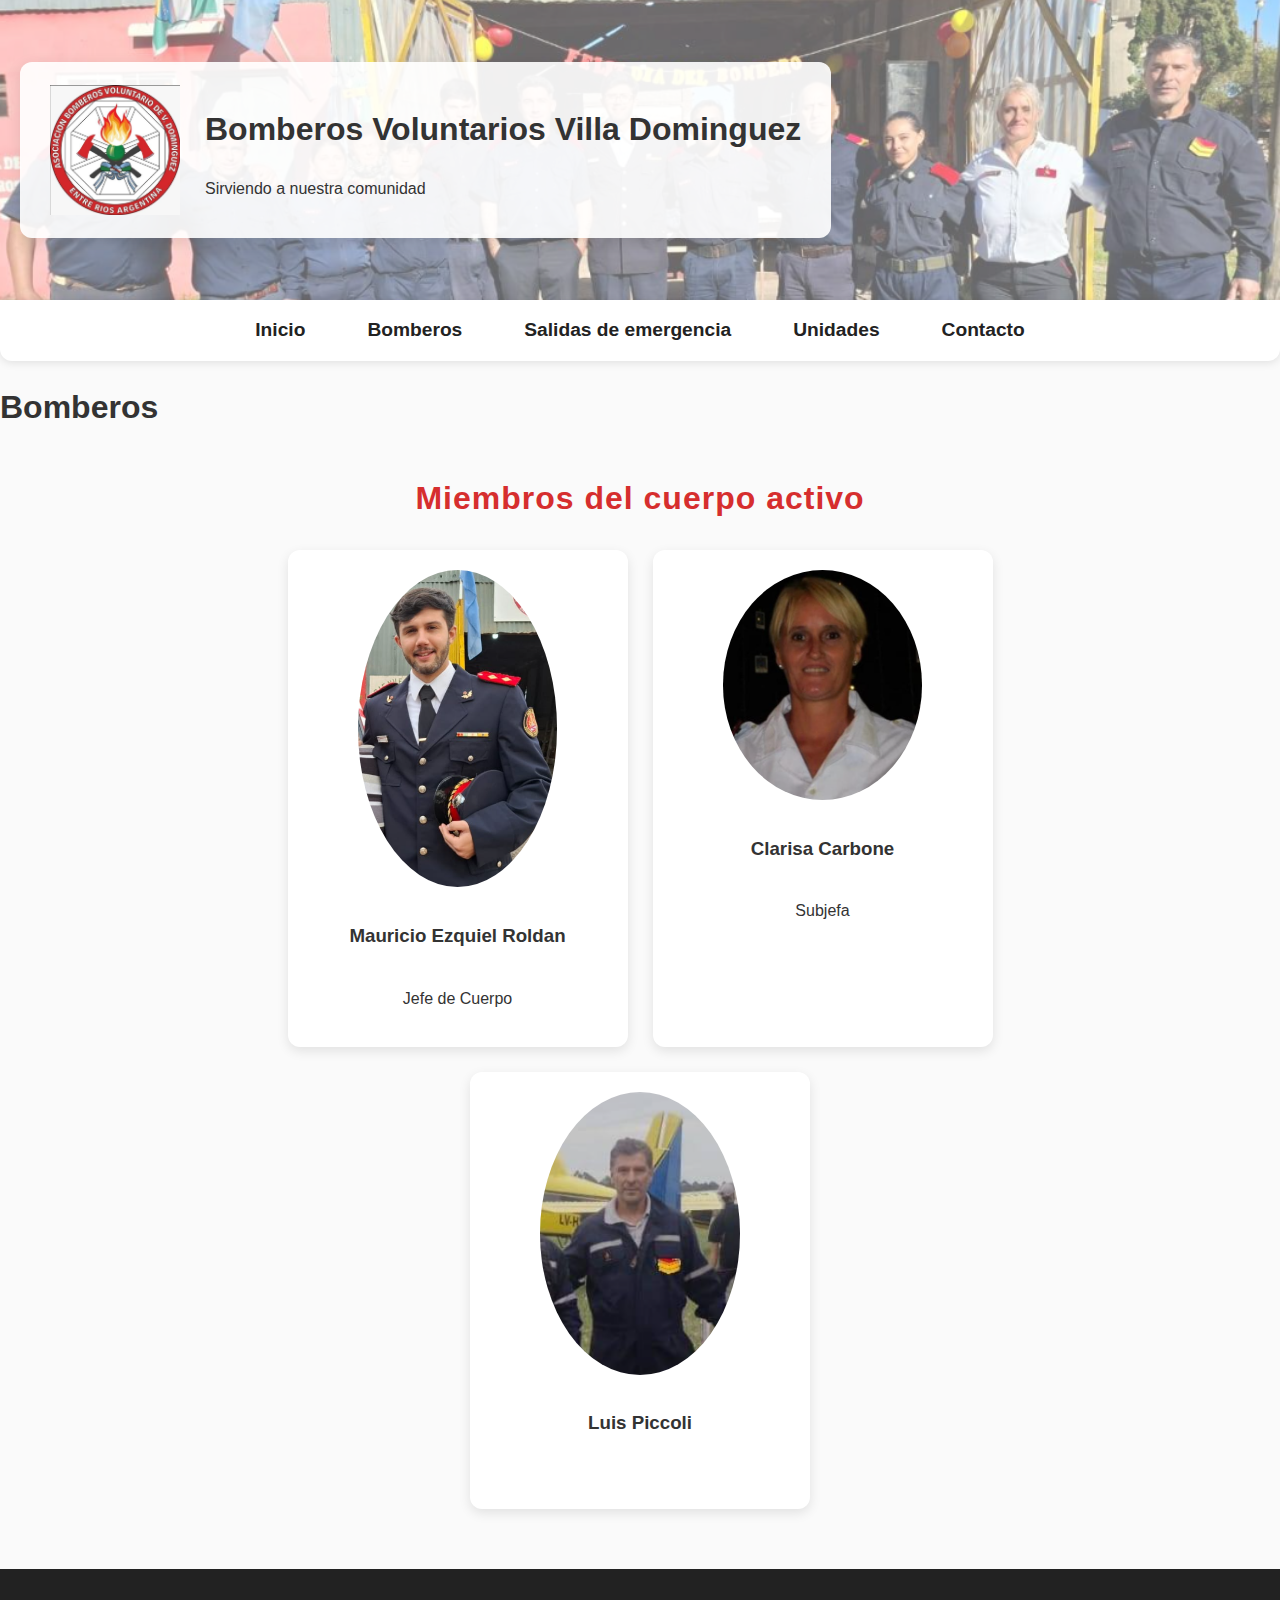
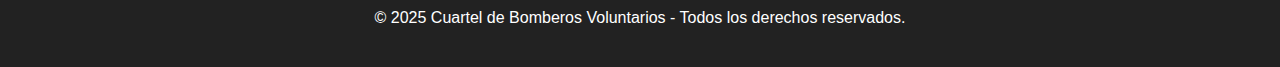
<file: pages/bomberos.html>
<!DOCTYPE html>
<html lang="en">
<head>
<head>
  <meta charset="UTF-8" />
  <meta name="viewport" content="width=device-width, initial-scale=1" />
  <title>Bomberos Voluntarios Villa Domínguez | Miembros del Cuerpo</title>
  <meta name="description" content="Conocé al cuerpo activo del Cuartel de Bomberos Voluntarios de Villa Domínguez: jefes, subjefes y miembros comprometidos con la comunidad.">
  <meta name="keywords" content="bomberos, voluntarios, Villa Domínguez, cuerpo activo, jefes, comunidad">
  <meta name="robots" content="index, follow">

  <meta property="og:title" content="Bomberos Voluntarios Villa Domínguez | Miembros del Cuerpo">
  <meta property="og:description" content="Conocé al cuerpo activo del Cuartel de Bomberos Voluntarios de Villa Domínguez: jefes, subjefes y miembros comprometidos con la comunidad.">
  <meta property="og:image" content="../imagenes/Captura de pantalla 2025-07-16 201425.png">
  <meta property="og:url" content="https://tu-sitio.com/pages/bomberos.html">
  <meta property="og:type" content="website">

  <link rel="stylesheet" href="../Estilos/style.css" />
</head>
</head>
<body class="bomberos">

  <header>
    <div class="header-content">
      <img src="../imagenes/Captura de pantalla 2025-07-16 201425.png" alt="Logo Bomberos" class="logo" />
      <div class="text-content">
        <h1>Bomberos Voluntarios Villa Dominguez</h1>
        <p>Sirviendo a nuestra comunidad</p>
      </div>
  </header>

  <nav>
    <ul>
      <li><a href="../index.html">Inicio</a></li>
      <li><a href="./bomberos.html">Bomberos</a></li>
      <li><a href="./Salidas-de-emergencia.html">Salidas de emergencia</a></li>
      <li><a href="./unidades.html">Unidades</a></li>
      <li><a href="./contacto.html">Contacto</a></li>
    </ul>
  </nav>

  <h1>Bomberos</h1>

  <main>
    <h2>Miembros del cuerpo activo</h2>

    <section class="miembros">
      <div class="bombero">
        <img src="../imagenes/mauri.png" alt="Bombero 1" />
        <h3>Mauricio Ezquiel Roldan</h3>
        <p>Jefe de Cuerpo</p>
      </div>
      <div class="bombero">
        <img src="../imagenes/clari.png" alt="Bombero 2" />
        <h3>Clarisa Carbone</h3>
        <p>Subjefa</p>
      </div>
      <div class="bombero">
        <img src="../imagenes/piccoli.png" alt="Bombero 3" />
        <h3>Luis Piccoli</h3>
        <p></p>
      </div>
    </section>
  </main>

</body>
</html>
<footer>
    <p>&copy; 2025 Cuartel de Bomberos Voluntarios - Todos los derechos reservados.</p>
  </footer>

  </main>  
</body>
</html>
</file>
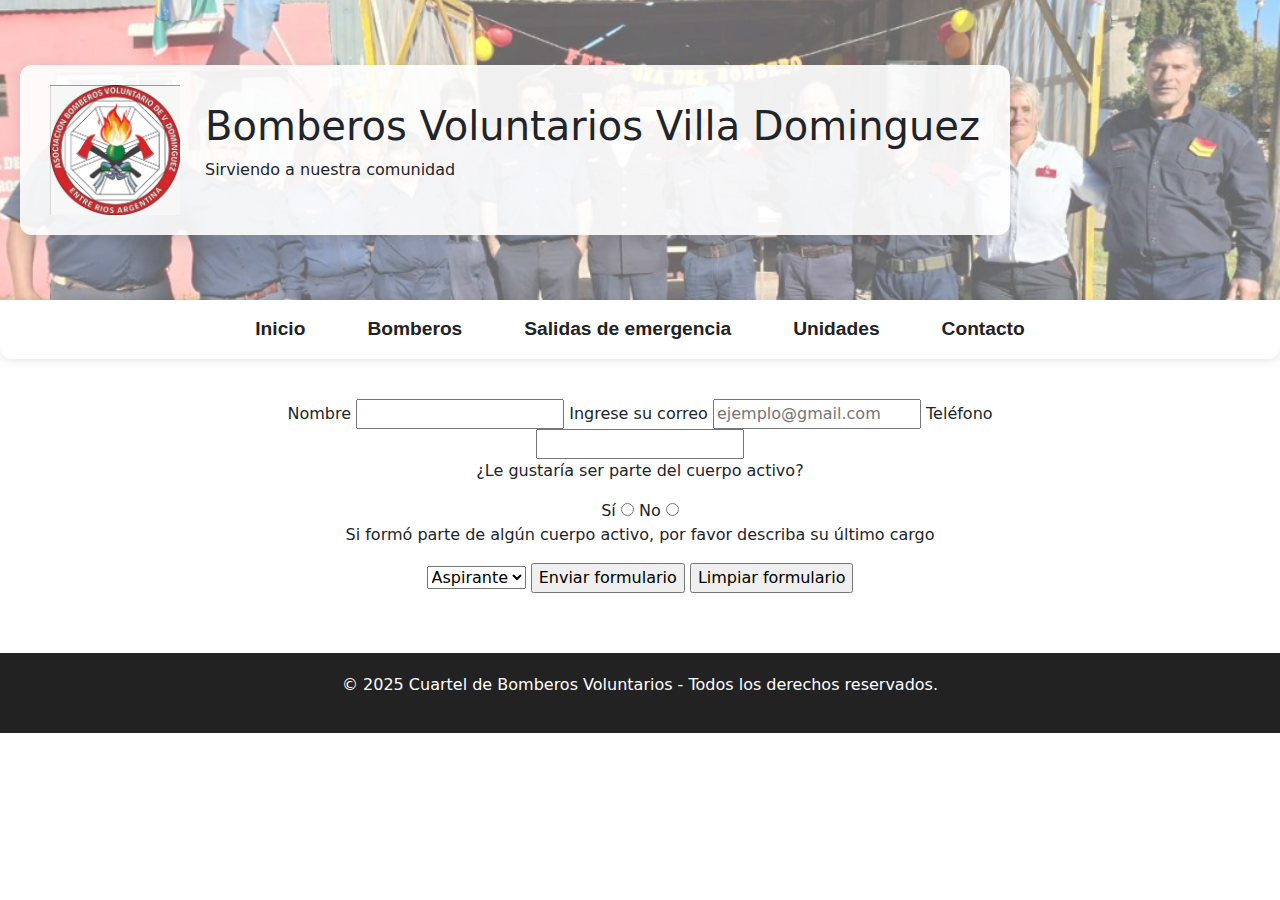
<file: pages/contacto.html>
<!DOCTYPE html>
<html lang="es">
<head>
    <meta charset="UTF-8">
    <meta name="viewport" content="width=device-width, initial-scale=1.0">
    <title>Unidades</title>
    <link rel="stylesheet" href="../Estilos/style.css">
   
    <link href="https://cdn.jsdelivr.net/npm/bootstrap@5.3.3/dist/css/bootstrap.min.css" rel="stylesheet">
</head>
<body>
  
  <header>
    <div class="header-content">
      <img src="../imagenes/Captura de pantalla 2025-07-16 201425.png" alt="Logo Bomberos" class="logo">
      <div class="text-content">
        <h1>Bomberos Voluntarios Villa Dominguez</h1>
        <p>Sirviendo a nuestra comunidad</p>
      </div>
    </div>
  </header>
      </div>
  <nav>
    <ul>
      <li><a href="../index.html">Inicio</a></li>
      <li><a href="./bomberos.html">Bomberos</a></li>
      <li><a href="./Salidas-de-emergencia.html">Salidas de emergencia</a></li>
      <li><a href="./unidades.html">Unidades</a></li>
      <li><a href="./contacto.html">Contacto</a></li>
    </ul>
  </nav>

    </div>
  </header>

  <main>
    <form action="" method="post">
      <label for="nombre">Nombre</label>
      <input type="text" id="nombre" name="nombre" required />

      <label for="email">Ingrese su correo</label>
      <input type="email" id="email" name="correo" placeholder="ejemplo@gmail.com" required />

      <label for="numero">Teléfono</label>
      <input type="tel" id="numero" name="telefono" required />

      <p>¿Le gustaría ser parte del cuerpo activo?</p>
      <label for="si">Sí</label>
      <input type="radio" id="si" name="gustaria" value="si" required />
      <label for="no">No</label>
      <input type="radio" id="no" name="gustaria" value="no" />

      <p>Si formó parte de algún cuerpo activo, por favor describa su último cargo</p>
      <select name="cuerpo" id="cuerpo">
        <option value="aspirante">Aspirante</option>
        <option value="bombero">Bombero</option>
        <option value="sargento">Sargento</option>
      </select>

      <input type="submit" value="Enviar formulario" />
      <input type="reset" value="Limpiar formulario" />
    </form>
  </main>
  <footer>
    <p>&copy; 2025 Cuartel de Bomberos Voluntarios - Todos los derechos reservados.</p>
  </footer>
</body>
</html>
</file>
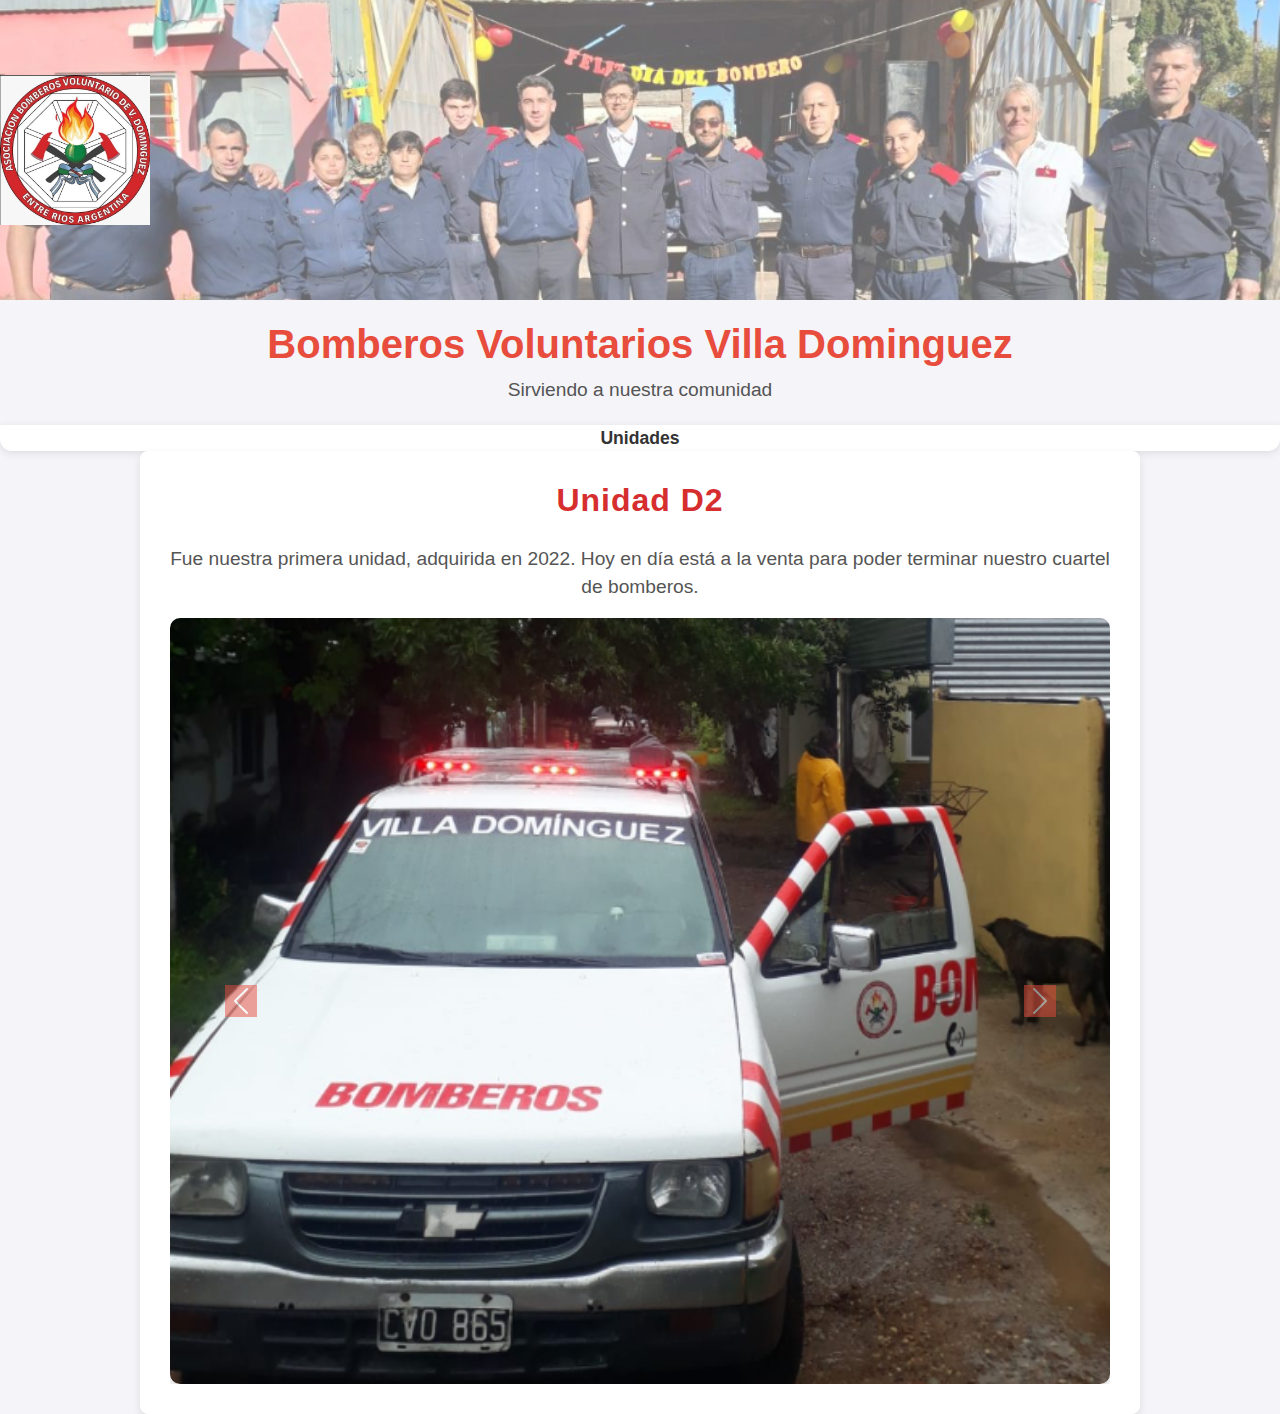
<file: pages/d2.html>
<html lang="es">
<head>
  <meta charset="UTF-8" />
  <meta name="viewport" content="width=device-width, initial-scale=1" />
  <title>Unidad D2 - Bomberos Voluntarios</title>
  <link rel="stylesheet" href="../Estilos/style.css" />
  <!-- Incluyendo Bootstrap CSS -->
  <link href="https://cdn.jsdelivr.net/npm/bootstrap@5.3.0/dist/css/bootstrap.min.css" rel="stylesheet">
  <style>
    /* Estilos personalizados */
    body {
      font-family: 'Arial', sans-serif;
      background-color: #f4f4f9;
      color: #333;
      margin: 0;
      padding: 0;
    }

    header {
      background-color: #343a40;
      padding: 10px 0;
      text-align: center;
    }

    .logo {
      width: 150px;
      height: auto;
    }

    h1 {
      text-align: center;
      color: #e74c3c;
      font-size: 2.5rem;
      margin-top: 20px;
    }

    p {
      text-align: center;
      font-size: 1.2rem;
      color: #555;
    }

    nav ul {
      text-align: center;
      list-style: none;
      padding: 0;
      margin-top: 20px;
    }

    nav ul li {
      display: inline;
      margin: 0 15px;
    }

    nav ul li a {
      text-decoration: none;
      color: #333;
      font-weight: bold;
      font-size: 1.1rem;
    }

    nav ul li a:hover {
      color: #e74c3c;
    }

    main {
      padding: 30px;
      max-width: 1000px;
      margin: 0 auto;
      background-color: #fff;
      border-radius: 8px;
      box-shadow: 0 4px 8px rgba(0, 0, 0, 0.1);
    }

    h2 {
      font-size: 2rem;
      color: #333;
      text-align: center;
      margin-bottom: 20px;
    }

    .carousel-item img {
      border-radius: 10px;
      box-shadow: 0 4px 8px rgba(0, 0, 0, 0.15);
    }

    .carousel-control-prev-icon, .carousel-control-next-icon {
      background-color: #e74c3c;
    }
  </style>
</head>
<body>
  <header>
    <a href="../index.html">
      <img class="logo" src="../imagenes/Captura de pantalla 2025-07-16 201425.png" alt="pantalla">
    </a>
  </header>

  <h1><strong>Bomberos Voluntarios Villa Dominguez</strong></h1>
  <p>Sirviendo a nuestra comunidad</p>

  <nav>
    <ul>
      <li><a href="./unidades.html">Unidades</a></li>
    </ul>
  </nav>

  <main>
    <h2>Unidad D2</h2>
    <p>Fue nuestra primera unidad, adquirida en 2022. Hoy en día está a la venta para poder terminar nuestro cuartel de bomberos.</p>

    <!-- Carrusel de Imágenes -->
    <div id="carouselExample" class="carousel slide" data-bs-ride="carousel">
      <div class="carousel-inner">
        <!-- Imagen 1 -->
        <div class="carousel-item active">
          <img src="../imagenes/d2-2 (1).png" class="d-block w-100" alt="Unidad D2 - 1">
        </div>
        <!-- Imagen 2 -->
        <div class="carousel-item">
          <img src="../imagenes/d2-2 (2).png" class="d-block w-100" alt="Unidad D2 - 2">
        </div>
        <!-- Imagen 3 -->
        <div class="carousel-item">
          <img src="../imagenes/d2-2 (3).png" class="d-block w-100" alt="Unidad D2 - 3">
        </div>
      </div>
      <!-- Controles de navegación (prev y next) -->
      <button class="carousel-control-prev" type="button" data-bs-target="#carouselExample" data-bs-slide="prev">
        <span class="carousel-control-prev-icon" aria-hidden="true"></span>
        <span class="visually-hidden">Previous</span>
      </button>
      <button class="carousel-control-next" type="button" data-bs-target="#carouselExample" data-bs-slide="next">
        <span class="carousel-control-next-icon" aria-hidden="true"></span>
        <span class="visually-hidden">Next</span>
      </button>
    </div>
  </main>

  <!-- Incluyendo Bootstrap JS -->
  <script src="https://cdn.jsdelivr.net/npm/bootstrap@5.3.0/dist/js/bootstrap.bundle.min.js"></script>
</body>
</html>
</file>
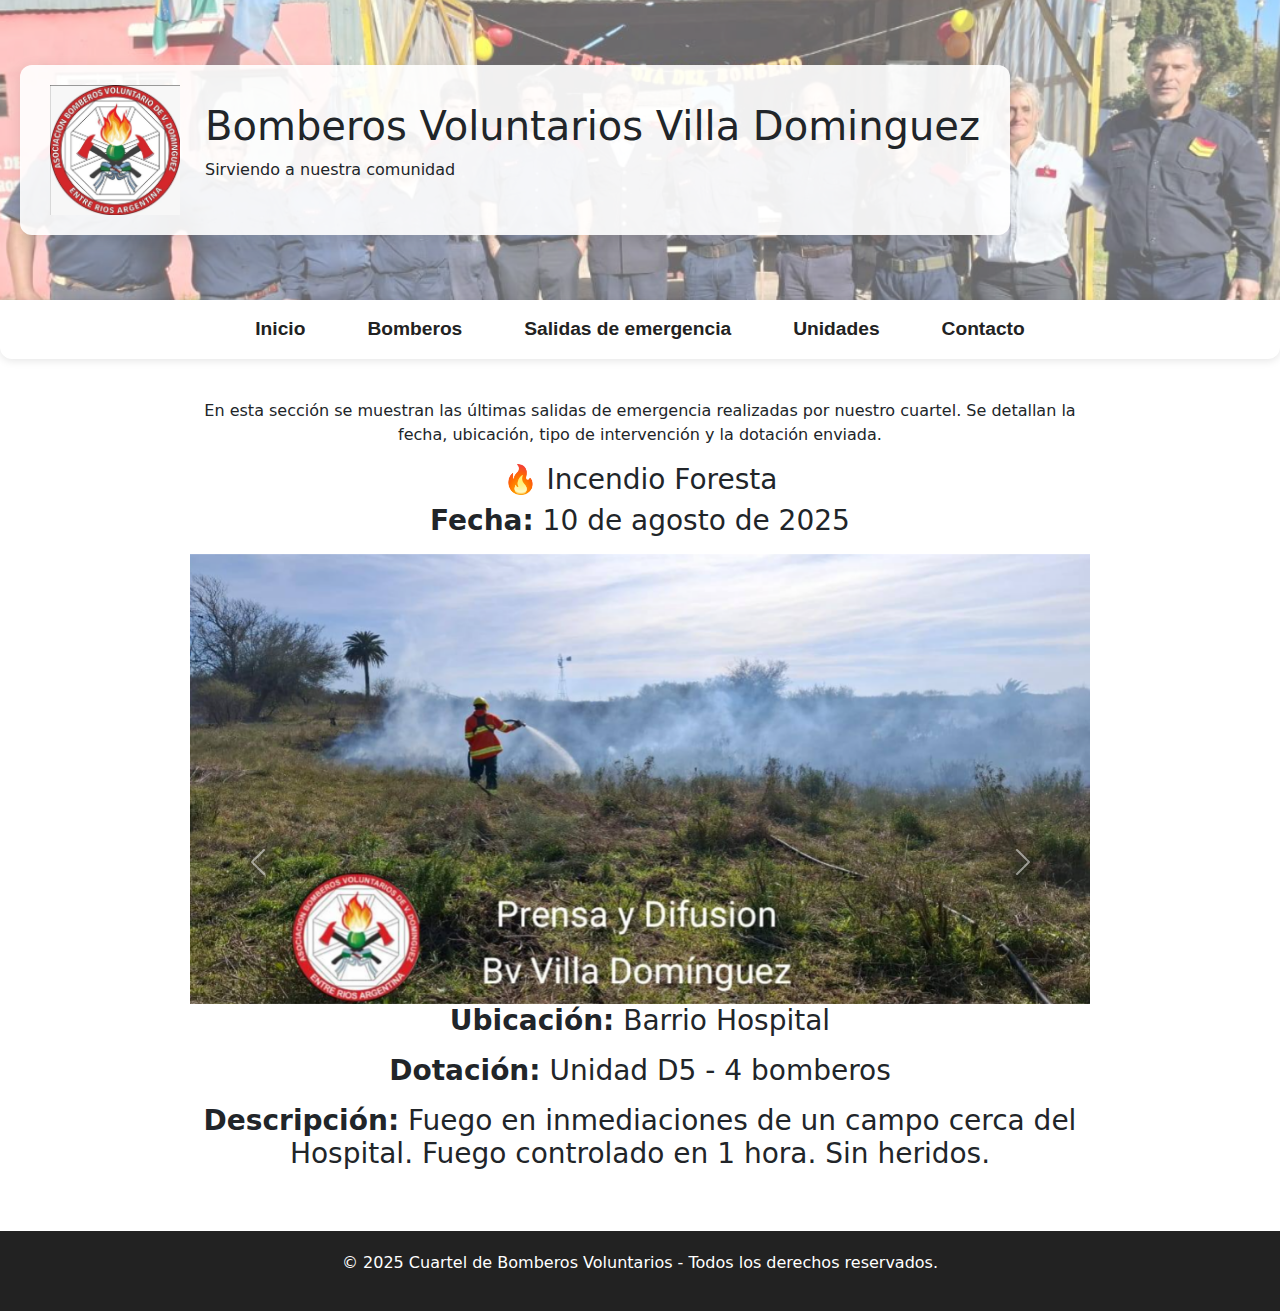
<file: pages/Salidas-de-emergencia.html>
<!DOCTYPE html>
<html lang="en">
<head>

  <meta charset="UTF-8">
  <meta name="viewport" content="width=device-width, initial-scale=1.0">
  <title>Salidas de Emergencia | Bomberos Voluntarios Villa Domínguez</title>
  <meta name="description" content="Últimas salidas de emergencia del Cuartel de Bomberos Voluntarios de Villa Domínguez. Información sobre intervenciones, fechas, ubicaciones y dotaciones.">
  <meta name="keywords" content="bomberos, voluntarios, Villa Domínguez, emergencias, incendios, intervenciones">
  <meta name="robots" content="index, follow">
  <meta property="og:title" content="Salidas de Emergencia | Bomberos Voluntarios Villa Domínguez">
  <meta property="og:description" content="Últimas salidas de emergencia del Cuartel de Bomberos Voluntarios de Villa Domínguez. Información sobre intervenciones, fechas, ubicaciones y dotaciones.">
  <meta property="og:image" content="../imagenes/Captura de pantalla 2025-07-16 201425.png">
  <meta property="og:url" content="https://tu-sitio.com/pages/Salidas-de-emergencia.html">
  <meta property="og:type" content="website">

  <link rel="stylesheet" href="../Estilos/style.css">
  <link href="https://cdn.jsdelivr.net/npm/bootstrap@5.3.3/dist/css/bootstrap.min.css" rel="stylesheet">
</head>
  <header>
    <div class="header-content">
      <img src="../imagenes/Captura de pantalla 2025-07-16 201425.png" alt="Logo Bomberos" class="logo" />
      <div class="text-content">
        <h1>Bomberos Voluntarios Villa Dominguez</h1>
        <p>Sirviendo a nuestra comunidad</p>
      </div>
    </div>
  </header>
  <nav>
    <ul>
      <li><a href="../index.html">Inicio</a></li>
      <li><a href="./bomberos.html">Bomberos</a></li>
      <li><a href="./Salidas-de-emergencia.html">Salidas de emergencia</a></li>
      <li><a href="./unidades.html">Unidades</a></li>
      <li><a href="./contacto.html">Contacto</a></li>
    </ul>
  </nav>

  <main>
    <section class="intro">
      <p>En esta sección se muestran las últimas salidas de emergencia realizadas por nuestro cuartel. Se detallan la fecha, ubicación, tipo de intervención y la dotación enviada.</p>
    </section>

    <section class="salidas">
      <div class="salida">
        <h3>🔥 Incendio Foresta <h3>
        <p><strong> Fecha:</strong> 10 de agosto de 2025</p>
        <div id="carouselSalidas" class="carousel slide" data-bs-ride="carousel">
    <div class="carousel-inner">
      <div class="carousel-item active">
        <img src="../imagenes/forestal1.png" class="d-block w-100" alt="forestal1">
      </div>
      <div class="carousel-item">
        <img src="../imagenes/forestal2.png" class="d-block w-100" alt="forestal2">
      </div>
    </div>
    <button class="carousel-control-prev" type="button" data-bs-target="#carouselSalidas" data-bs-slide="prev">
      <span class="carousel-control-prev-icon"></span>
    </button>
    <button class="carousel-control-next" type="button" data-bs-target="#carouselSalidas" data-bs-slide="next">
      <span class="carousel-control-next-icon"></span>
    </button>
        <p><strong> Ubicación:</strong> Barrio Hospital</p>
        <p><strong> Dotación:</strong> Unidad D5 - 4 bomberos</p>
        <p><strong> Descripción:</strong> Fuego en inmediaciones de un campo cerca del Hospital. Fuego controlado en 1 hora. Sin heridos.</p>
      </div>
    </section>
  </main>

  
  <footer>
    <p>&copy; 2025 Cuartel de Bomberos Voluntarios - Todos los derechos reservados.</p>
  </footer>
  <script src="https://cdn.jsdelivr.net/npm/bootstrap@5.3.3/dist/js/bootstrap.bundle.min.js"></script>
</body>
</html>
</file>
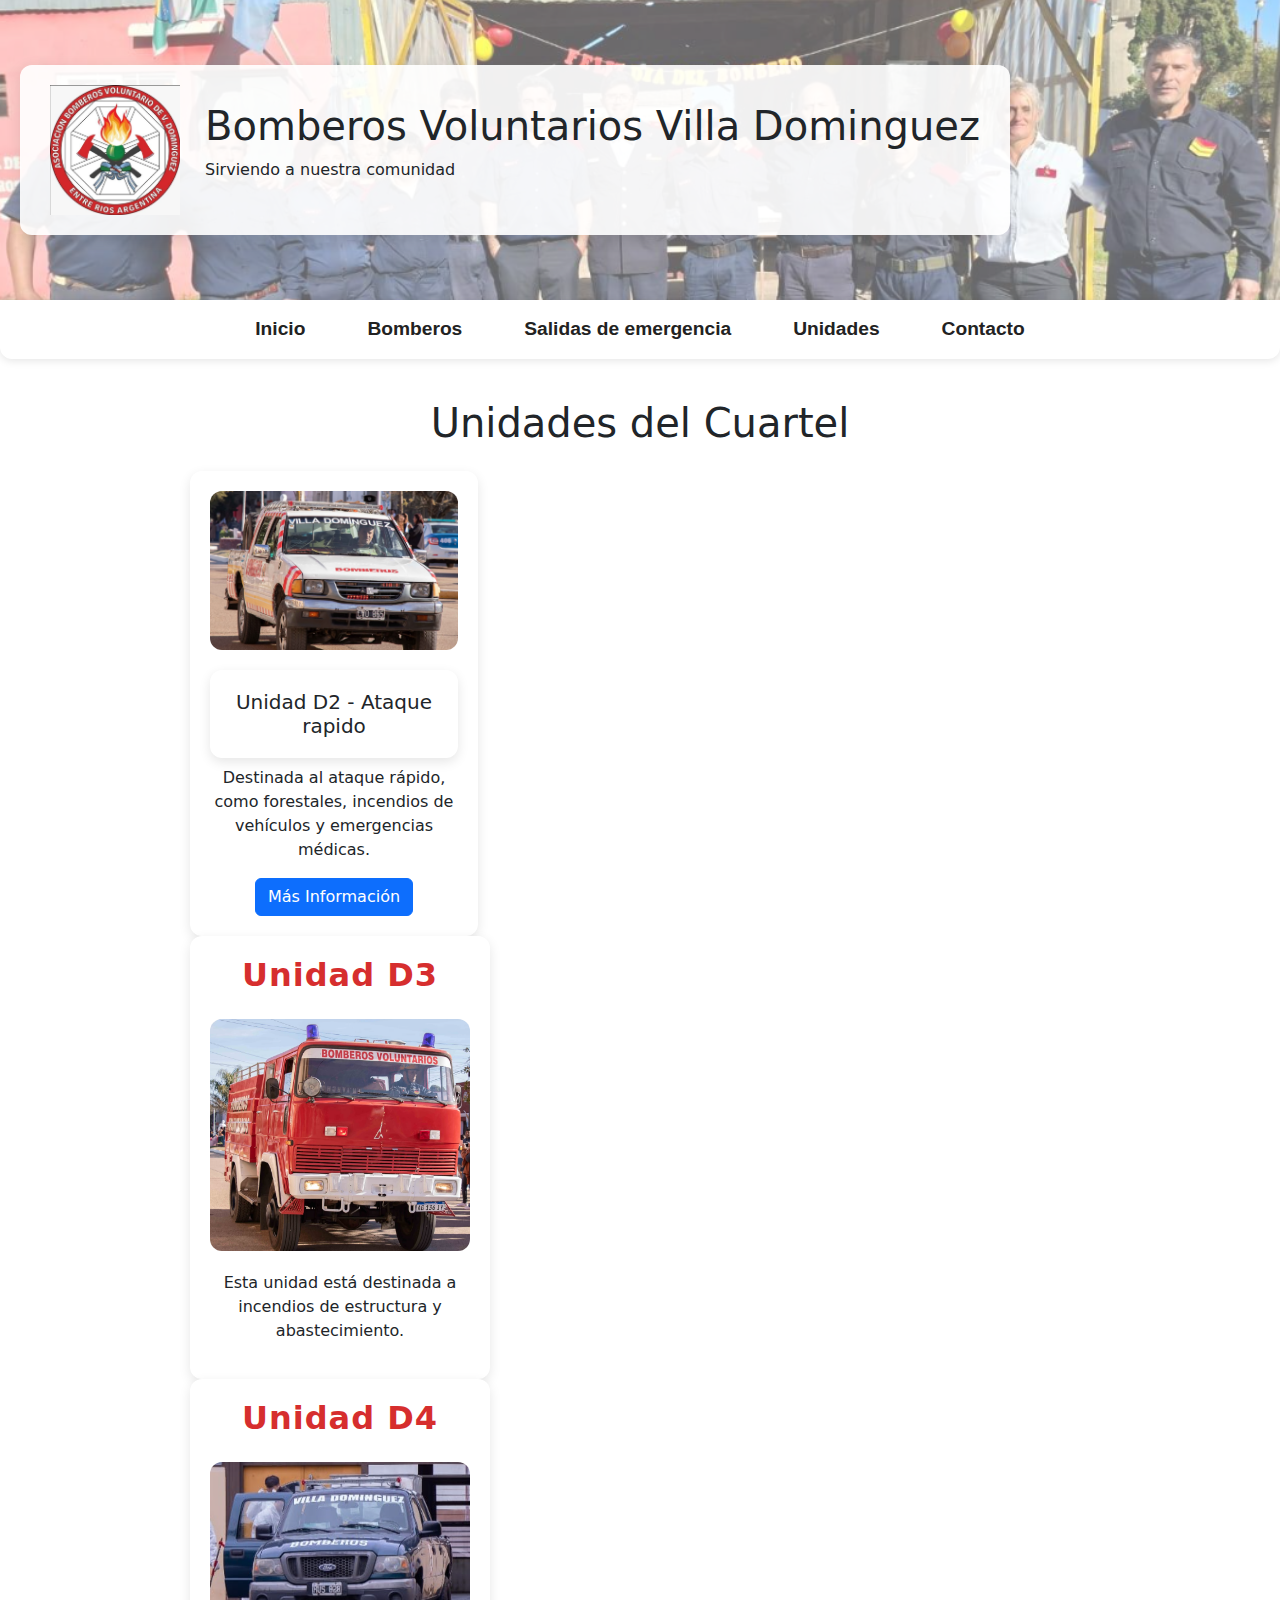
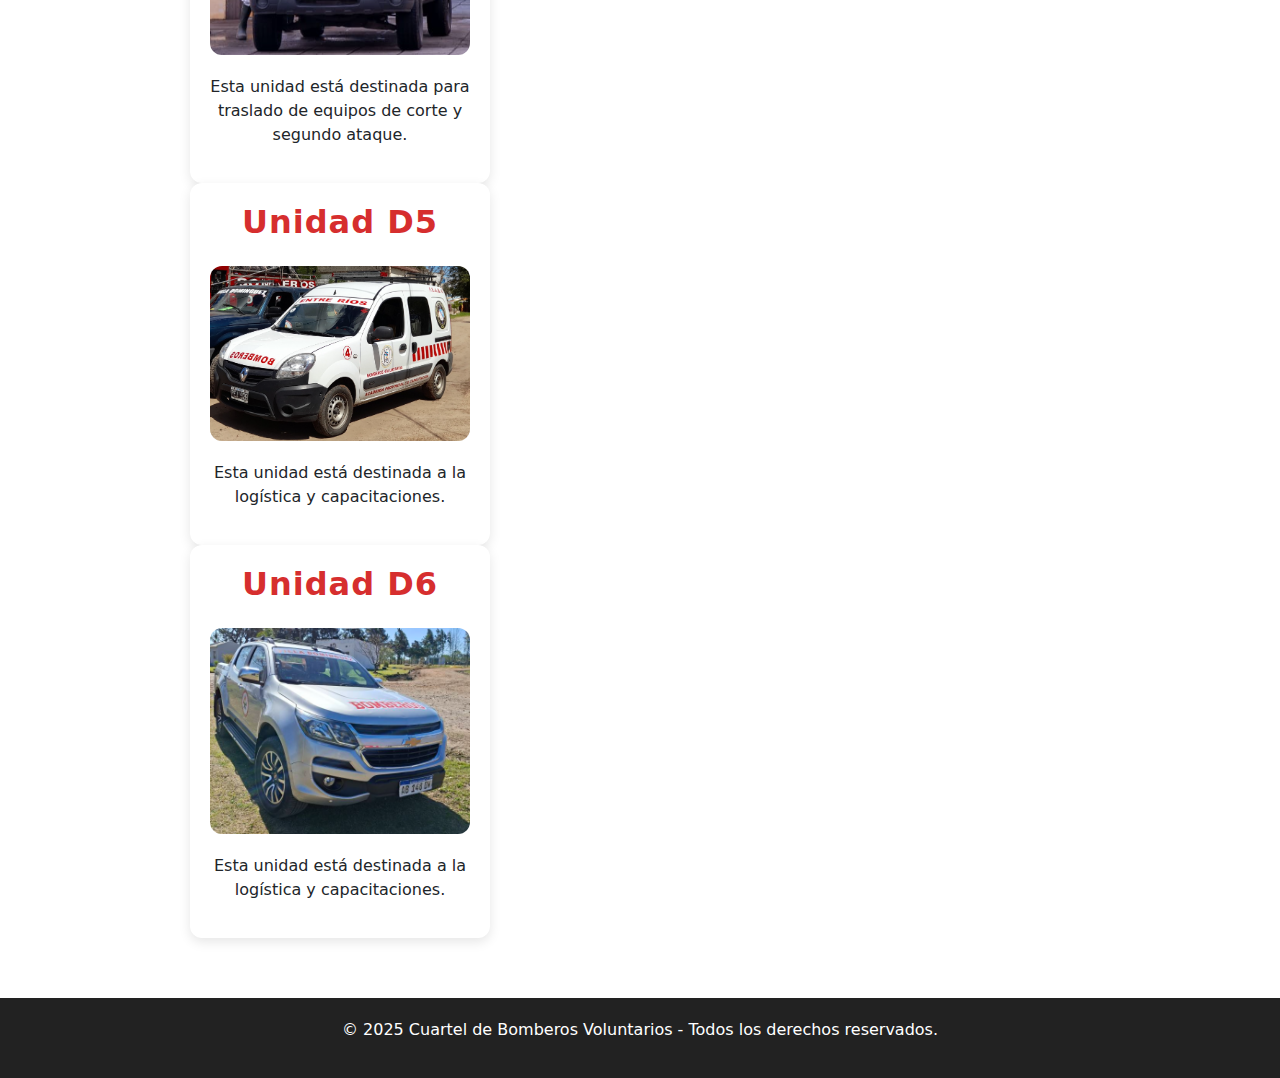
<file: pages/unidades.html>
<!DOCTYPE html>
<html lang="es">
<head>
 <meta charset="UTF-8">
    <meta name="viewport" content="width=device-width, initial-scale=1.0">
    <title>Unidades | Bomberos Voluntarios Villa Domínguez</title>
    <meta name="description" content="Conocé las unidades operativas del Cuartel de Bomberos Voluntarios de Villa Domínguez, sus funciones, equipamiento y capacidad de respuesta ante emergencias.">
    <meta name="keywords" content="bomberos, voluntarios, Villa Domínguez, unidades, dotaciones, emergencias">
    <meta name="robots" content="index, follow">

    <!-- Open Graph para redes sociales -->
    <meta property="og:title" content="Unidades | Bomberos Voluntarios Villa Domínguez">
    <meta property="og:description" content="Conocé las unidades operativas del Cuartel de Bomberos Voluntarios de Villa Domínguez, sus funciones, equipamiento y capacidad de respuesta ante emergencias.">
    <meta property="og:image" content="../imagenes/Captura de pantalla 2025-07-16 201425.png">
    <meta property="og:url" content="https://tu-sitio.com/pages/unidades.html">
    <meta property="og:type" content="website">

    <link rel="stylesheet" href="../Estilos/style.css">
    <link href="https://cdn.jsdelivr.net/npm/bootstrap@5.3.3/dist/css/bootstrap.min.css" rel="stylesheet">
</head>
<body>
  
  <header>
    <div class="header-content">
      <img src="../imagenes/Captura de pantalla 2025-07-16 201425.png" alt="Logo Bomberos" class="logo">
      <div class="text-content">
        <h1>Bomberos Voluntarios Villa Dominguez</h1>
        <p>Sirviendo a nuestra comunidad</p>
      </div>
    </div>
  </header>

  <nav>
    <ul>
      <li><a href="../index.html">Inicio</a></li>
      <li><a href="./bomberos.html">Bomberos</a></li>
      <li><a href="./Salidas-de-emergencia.html">Salidas de emergencia</a></li>
      <li><a href="./unidades.html">Unidades</a></li>
      <li><a href="./contacto.html">Contacto</a></li>
    </ul>
  </nav>

  
  <main>
    <h1 class="black text-center my-4">Unidades del Cuartel</h1>

    

      <div class="unidad" style="width: 18rem;">
      <img src="../imagenes/D2.png" class="card-img-top" alt="Unidad D2">
      <div class="card-body">
        <h5 class="unidad">Unidad D2 - Ataque rapido</h5>
        <p class="card-text">Destinada al ataque rápido, como forestales, incendios de vehículos y emergencias médicas.</p>
        <a href="./d2.html" class="btn btn-primary">Más Información</a>
      </div>
    </div>

    <section class="unidad">
      <h2 class="rojo">Unidad D3</h2>
      <img class="d3" src="../imagenes/d3.png" alt="Unidad D3">
      <p>Esta unidad está destinada a incendios de estructura y abastecimiento.</p>
    </section>

    <section class="unidad">
      <h2 class="rojo">Unidad D4</h2>
      <img class="d4" src="../imagenes/d4.png" alt="Unidad D4">
      <p>Esta unidad está destinada para traslado de equipos de corte y segundo ataque.</p>
    </section>

    <section class="unidad">
      <h2 class="rojo">Unidad D5</h2>
      <img class="d5" src="../imagenes/d5.png" alt="Unidad D5">
      <p>Esta unidad está destinada a la logística y capacitaciones.</p>
    </section>

    <section class="unidad">
      <h2 class="rojo">Unidad D6</h2>
      <img class="d6" src="../imagenes/D5 (2).png" alt="Unidad D6">
      <p>Esta unidad está destinada a la logística y capacitaciones.</p>
    </section>

  </main>

  <!-- Footer -->
  <footer>
    <p>&copy; 2025 Cuartel de Bomberos Voluntarios - Todos los derechos reservados.</p>
  </footer>

  <!-- Bootstrap -->
  <script src="https://cdn.jsdelivr.net/npm/bootstrap@5.3.3/dist/js/bootstrap.bundle.min.js"></script>
</body>
</html>
</file>
<file: Estilos/style.css>
body {
  font-family: 'Poppins', sans-serif;
  color: #333;
  line-height: 1.6;
  background-color: #fafafa;
  margin: 0;
  padding: 0;
}

/* Header */
header {
  background-image: url("../imagenes/fondo-header.png");
  background-size: cover;
  background-position: center;
  background-repeat: no-repeat;
  height: 300px;
  display: flex;
  align-items: center;
  padding-left: 20px;
  box-shadow: inset 0 0 0 1000px rgba(255,255,255,0.4);
}

/* logo + texto */
.header-content {
  display: flex;
  align-items: center;
  background-color: rgba(255, 255, 255, 0.9);
  padding: 20px 30px;
  border-radius: 12px;
  box-shadow: 0 4px 15px rgba(0,0,0,0.1);
}

/* Logo */
.logo {
  width: 130px;
  height: auto;
  margin-right: 25px;
}

/* Títulos en info e historia */
.info h2, .historia h2 {
  color: #d62e2e;
  margin-bottom: 18px;
  font-weight: 700;
  font-size: 2rem;
  letter-spacing: 1px;
}

/* Contenedores info e historia */
.info, .historia {
  max-width: 900px;
  margin: 40px auto;
  background-color: #fff;
  padding: 25px 35px;
  border-radius: 12px;
  box-shadow: 0 4px 12px rgba(0,0,0,0.1);
}

/* Links */
nav ul {
  display: flex;
  justify-content: center;
  gap: 30px;
  list-style: none;
  margin: 0;
  padding: 15px 0;
  background-color: #fff;
  box-shadow: 0 2px 8px rgba(0,0,0,0.1);
  border-radius: 0 0 12px 12px;
}

nav ul li a {
  color: #222;
  text-decoration: none;
  font-weight: 600;
  font-size: 1.2rem;
  padding: 10px 16px;
  border-radius: 8px;
  transition: background-color 0.3s ease, color 0.3s ease;
  font-family: 'Poppins', sans-serif;
}

nav ul li a:hover,
nav ul li a:focus {
  background-color: #d62e2e;
  color: white;
  outline: none;
}

/* Main + Facebook */
main {
  max-width: 900px;
  margin: 40px auto 60px;
  text-align: center;
}

main h2 {
  color: #d62e2e;
  margin-bottom: 25px;
  font-size: 2rem;
  font-weight: 700;
  letter-spacing: 1px;
}

/* Facebook Section */
.facebook-section {
  max-width: 900px;
  margin: 40px auto 60px;
  display: flex;
  gap: 30px;
  align-items: flex-start;
  justify-content: center;
}

.facebook-section h2 {
  color: #d62e2e;
  margin: 0;
  flex-shrink: 0;
  width: 200px;
  font-weight: 700;
}

.facebook-section iframe {
  max-width: 100%;
  height: auto;
  flex-grow: 1;
  border-radius: 12px;
  box-shadow: 0 4px 14px rgba(0,0,0,0.12);
}
.zonaoperativa{  max-width: 100%;
  height: auto;
  border-radius: 12px;
  margin-bottom: 20px;
  
}
/* Footer */
footer {
  background-color: #222;
  color: #fff;
  text-align: center;
  padding: 20px 0;
  font-size: 1rem;
  position: relative;
  bottom: 0;
  width: 100%;
}

/* Unidades  */
main.unidades, .bomberos .miembros {
  display: flex;
  flex-wrap: wrap;
  gap: 25px;
  justify-content: center;
  padding: 0 20px;
}

/*unidades */
.unidad, .bombero {
  background: #fff;
  border-radius: 12px;
  box-shadow: 0 4px 12px rgba(0,0,0,0.1);
  border: none;
  padding: 20px;
  max-width: 300px;
  flex: 1 1 280px;
  display: flex;
  flex-direction: column;
  align-items: center;
  transition: transform 0.3s ease;
}

.unidad:hover, .bombero:hover {
  transform: translateY(-5px);
}

/* Imágenes */
.unidad img, .bombero img {
  max-width: 100%;
  height: auto;
  border-radius: 12px;
  margin-bottom: 20px;
}

/* Texto centrado */
.unidad, .bombero {
  background: #fff;
  border-radius: 12px;
  box-shadow: 0 4px 12px rgba(0,0,0,0.1);
  padding: 20px;
  max-width: 300px;
  flex: 1 1 280px;
  display: flex;
  flex-direction: column;
  align-items: center;
}

/* Imagenes de bombero circular */
.bombero img {
  border-radius: 50%;
  max-width: 200px;
  margin-bottom: 15px;
}


/* Salida de emergencia page */
.forestal1 img{  border-radius: 50%;
  max-width: 200px;
  margin-bottom: 15px;}


  /* celular */

@media screen and (max-width: 768px) {
  .header-content {
    flex-direction: column;
    align-items: center;
    text-align: center;
    padding: 20px;
  }

  .text-content {
    padding-left: 0;
    margin-top: 15px;
  }
}

@media screen and (max-width: 768px) {
  nav ul {
    flex-direction: column;
    gap: 15px;
    padding: 10px 0;
  }
}

@media screen and (max-width: 768px) {
  main.unidades, .bomberos .miembros, .salidas {
    flex-direction: column;
    align-items: center;
  }

  .unidad, .bombero, .salida {
    max-width: 90%;
  }
}

@media screen and (max-width: 768px) {
  .facebook-section iframe,
  .mapa-container iframe {
    width: 100%;
    height: auto;
  }
}

@media screen and (max-width: 768px) {
  .info h2, .historia h2, main h2 {
    font-size: 1.6rem;
  }

  nav ul li a {
    font-size: 1rem;
  }
}


@media screen and (max-width: 768px) {
  .info, .historia, .facebook-section, .mapa-container {
    padding: 15px;
    margin: 20px auto;
  }
}
</file>
